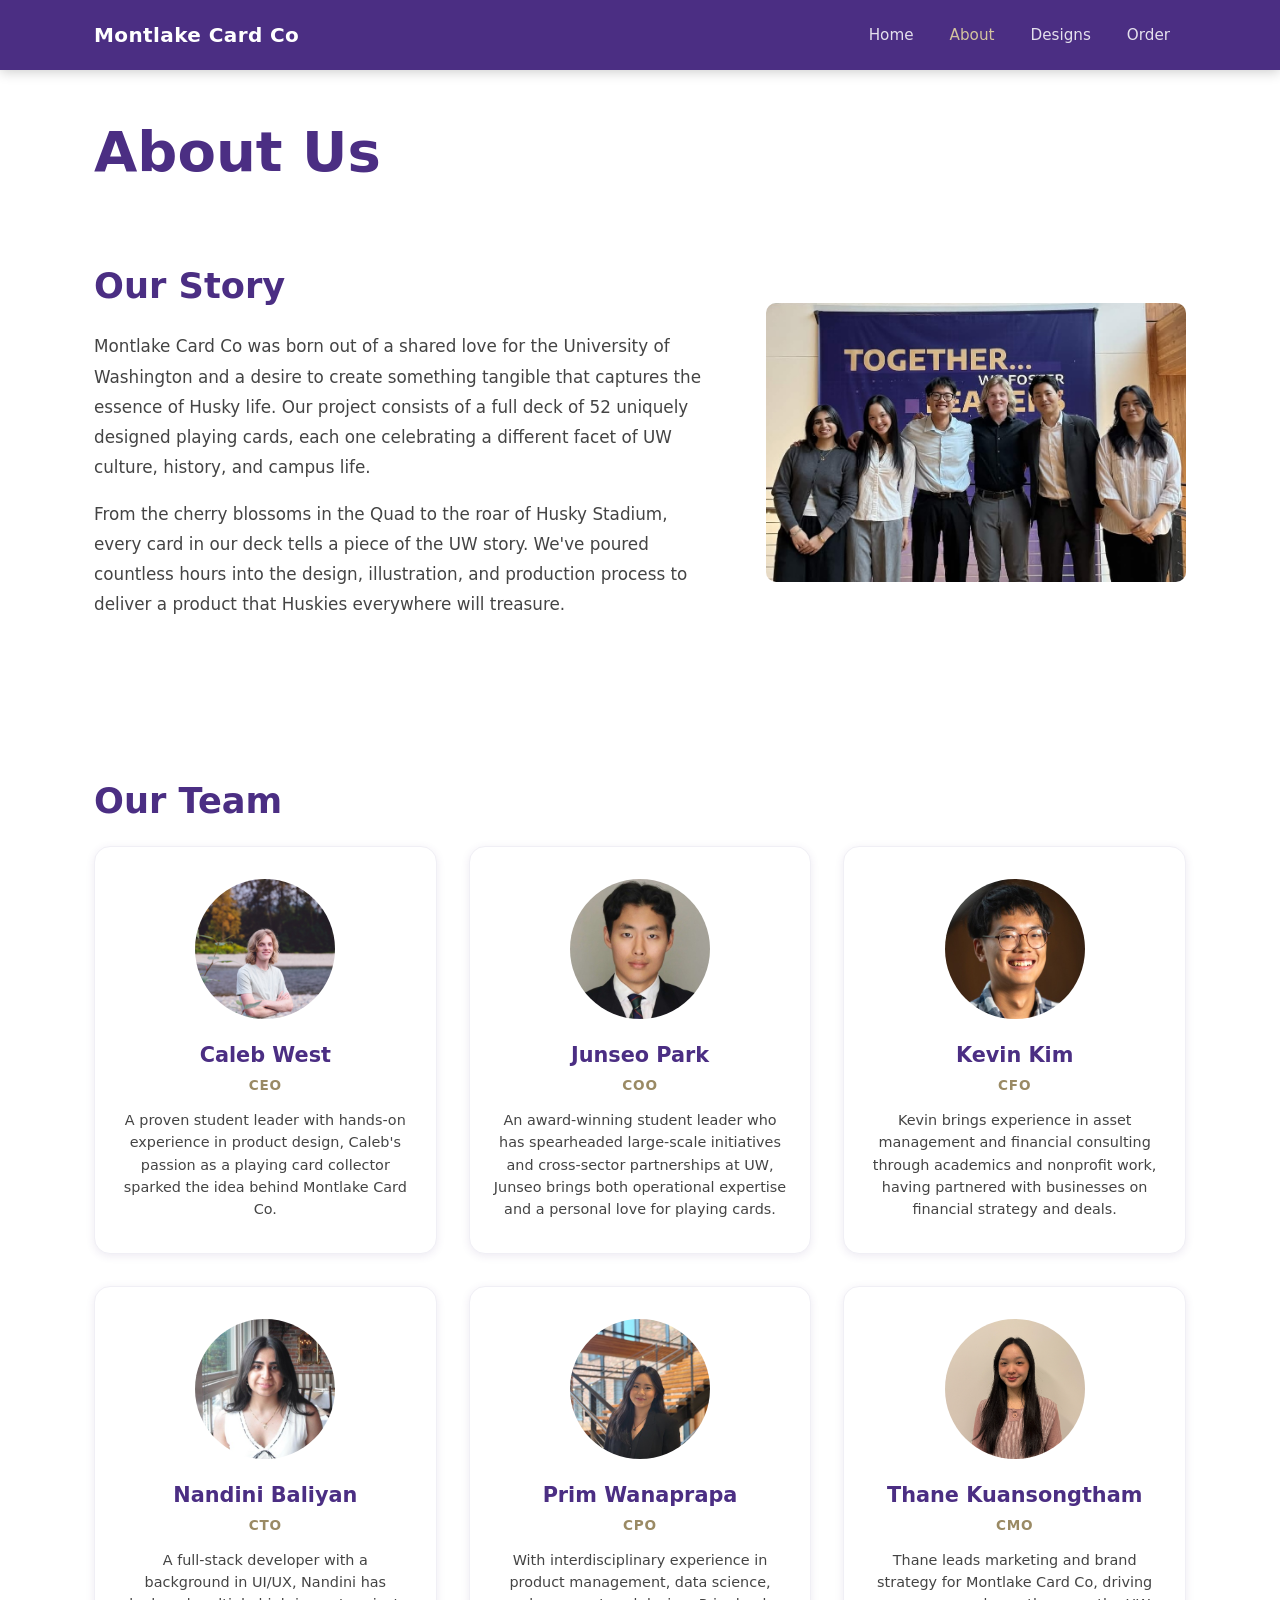
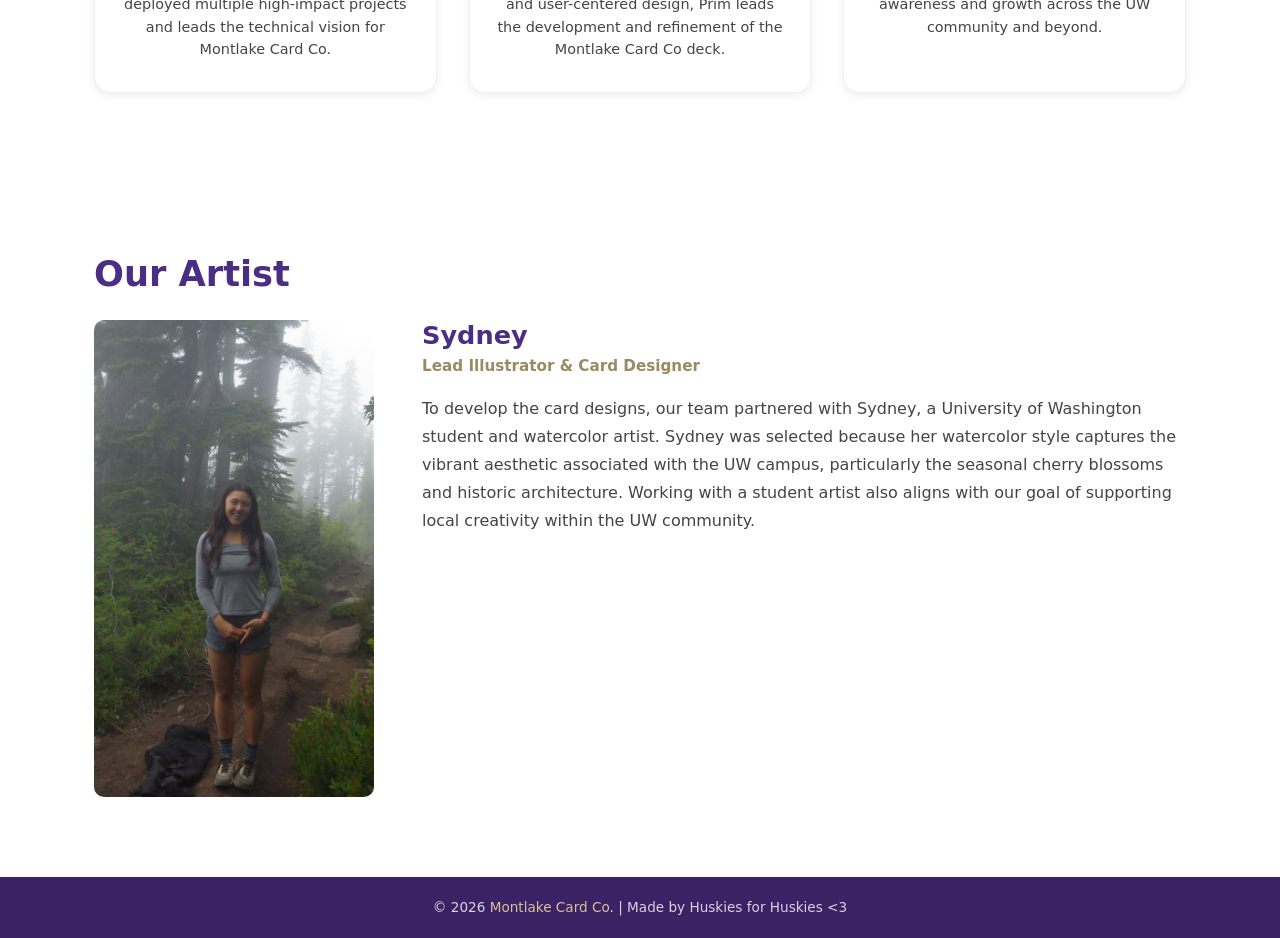
<file: about.html>
<!DOCTYPE html>
<html lang="en">
<head>
  <meta charset="UTF-8" />
  <meta name="viewport" content="width=device-width, initial-scale=1.0" />
  <meta name="description" content="Meet the team behind Montlake Card Co — UW students creating themed playing cards." />
  <title>About Us — Montlake Card Co</title>
  <link rel="stylesheet" href="styles.css" />
</head>
<body>

  <!-- ===== NAVIGATION ===== -->
  <nav class="navbar" role="navigation" aria-label="Main navigation">
    <div class="container navbar__inner">
      <a href="index.html" class="navbar__brand">
        Montlake Card Co
      </a>
      <button class="navbar__toggle" aria-label="Toggle navigation" aria-expanded="false">
        <span></span><span></span><span></span>
      </button>
      <ul class="navbar__links" role="list">
        <li><a href="index.html">Home</a></li>
        <li><a href="about.html">About</a></li>
        <li><a href="designs.html">Designs</a></li>
        <li><a href="https://forms.gle/XKSoCwb3T6KLhdum9" target="_blank">Order</a></li>
      </ul>
    </div>
  </nav>

  <main>

    <!-- ===== PAGE TITLE ===== -->
    <div class="about-header">
      <div class="container">
        <h1>About Us</h1>
      </div>
    </div>

    <!-- ===== OUR STORY + TEAM PHOTO ===== -->
    <section class="section">
      <div class="container">
        <div class="story-layout">
          <div class="story-text">
            <h2 class="section-title-left">Our Story</h2>
            <p>
              Montlake Card Co was born out of a shared love for the University of Washington and a desire to
              create something tangible that captures the essence of Husky life. Our project consists of
              a full deck of 52 uniquely designed playing cards, each one celebrating a different facet of 
              UW culture, history, and campus life.
            </p>
            <p>
              From the cherry blossoms in the Quad to the roar of Husky Stadium, every card in our deck tells
              a piece of the UW story. We've poured countless hours into the design, illustration, and production
              process to deliver a product that Huskies everywhere will treasure.
            </p>
          </div>
          <img class="story-photo" src="photos/Team.jpg" alt="The Montlake Card Co team" />
        </div>
      </div>
    </section>

    <!-- ===== TEAM ===== -->
    <section class="section">
      <div class="container">
        <h2 class="section-title-left">Our Team</h2>

        <div class="team__grid">

          <article class="team-card">
            <img class="team-card__photo" src="photos/caleb.jpeg" alt="Caleb West" />
            <div class="team-card__name">Caleb West</div>
            <div class="team-card__role">CEO</div>
            <p class="team-card__bio">
              A proven student leader with hands-on experience in product design, Caleb's passion as a playing card collector sparked the idea behind Montlake Card Co.
            </p>
          </article>

          <article class="team-card">
            <img class="team-card__photo" src="photos/Junseo.jpeg" alt="Junseo Park" />
            <div class="team-card__name">Junseo Park</div>
            <div class="team-card__role">COO</div>
            <p class="team-card__bio">
              An award-winning student leader who has spearheaded large-scale initiatives and cross-sector partnerships at UW, Junseo brings both operational expertise and a personal love for playing cards.
            </p>
          </article>

          <article class="team-card">
            <img class="team-card__photo" src="photos/kevin.jpeg" alt="Kevin Kim" />
            <div class="team-card__name">Kevin Kim</div>
            <div class="team-card__role">CFO</div>
            <p class="team-card__bio">
              Kevin brings experience in asset management and financial consulting through academics and nonprofit work, having partnered with businesses on financial strategy and deals.
            </p>
          </article>

          <article class="team-card">
            <img class="team-card__photo" src="photos/Nandini.jpeg" alt="Nandini Baliyan" />
            <div class="team-card__name">Nandini Baliyan</div>
            <div class="team-card__role">CTO</div>
            <p class="team-card__bio">
              A full-stack developer with a background in UI/UX, Nandini has deployed multiple high-impact projects and leads the technical vision for Montlake Card Co.
            </p>
          </article>

          <article class="team-card">
            <img class="team-card__photo" src="photos/primmy.jpeg" alt="Prim Wanaprapa" />
            <div class="team-card__name">Prim Wanaprapa</div>
            <div class="team-card__role">CPO</div>
            <p class="team-card__bio">
              With interdisciplinary experience in product management, data science, and user-centered design, Prim leads the development and refinement of the Montlake Card Co deck.
            </p>
          </article>

          <article class="team-card">
            <img class="team-card__photo" src="photos/Thane.png" alt="Thane Kuansongtham" />
            <div class="team-card__name">Thane Kuansongtham</div>
            <div class="team-card__role">CMO</div>
            <p class="team-card__bio">
              Thane leads marketing and brand strategy for Montlake Card Co, driving awareness and growth across the UW community and beyond.
            </p>
          </article>

        </div>
      </div>
    </section>

    <!-- ===== ARTIST ===== -->
    <section class="section">
      <div class="container">
        <h2 class="section-title-left">Our Artist</h2>
        <div class="artist-layout">
          <img class="artist-photo" src="photos/artist.png" alt="Artist" />
          <div class="artist-info">
            <h3>Sydney</h3>
            <div class="artist-info__role">Lead Illustrator &amp; Card Designer</div>
            <p>
              To develop the card designs, our team partnered with Sydney, a University of Washington 
              student and watercolor artist. Sydney was selected because her watercolor style captures 
              the vibrant aesthetic associated with the UW campus, particularly the seasonal 
              cherry blossoms and historic architecture. Working with a student artist also aligns 
              with our goal of supporting local creativity within the UW community.
            </p>
          </div>
        </div>
      </div>
    </section>

  </main>

  <!-- ===== FOOTER ===== -->
  <footer class="footer">
    <div class="container">
      <p>&copy; 2026 <span>Montlake Card Co</span>. | Made by Huskies for Huskies &lt;3</p>
    </div>
  </footer>

  <script src="script.js"></script>
</body>
</html>
</file>
<file: styles.css>
/* ========================================
   Montlake Card Co — Shared Stylesheet
   UW Colors: Purple #4b2e83 | Gold #b7a57a
   ======================================== */

/* ---------- Reset & Base ---------- */
*, *::before, *::after {
  box-sizing: border-box;
  margin: 0;
  padding: 0;
}

html {
  scroll-behavior: smooth;
}

body {
  font-family: 'Segoe UI', system-ui, -apple-system, sans-serif;
  color: #1a1a1a;
  background: #ffffff;
  line-height: 1.6;
}

img {
  max-width: 100%;
  display: block;
}

a {
  color: inherit;
  text-decoration: none;
}

ul {
  list-style: none;
}

/* ---------- CSS Variables ---------- */
:root {
  --purple: #4b2e83;
  --purple-dark: #3a2265;
  --purple-light: #6a4da8;
  --gold: #b7a57a;
  --gold-dark: #9a8a64;
  --gold-light: #d4c49e;
  --white: #ffffff;
  --off-white: #f8f7fc;
  --light-gray: #f0eff5;
  --mid-gray: #ccc;
  --dark-gray: #444;
  --text: #1a1a1a;
  --shadow-sm: 0 2px 8px rgba(75, 46, 131, 0.10);
  --shadow-md: 0 4px 20px rgba(75, 46, 131, 0.15);
  --shadow-lg: 0 8px 40px rgba(75, 46, 131, 0.20);
  --radius: 10px;
  --radius-lg: 16px;
  --transition: 0.25s ease;
}

/* ---------- Typography ---------- */
h1, h2, h3, h4 {
  line-height: 1.2;
  font-weight: 700;
}

h1 { font-size: clamp(2rem, 5vw, 3.5rem); }
h2 { font-size: clamp(1.5rem, 3vw, 2.2rem); }
h3 { font-size: clamp(1.1rem, 2vw, 1.4rem); }
h4 { font-size: 1rem; }

p { margin-bottom: 1rem; }
p:last-child { margin-bottom: 0; }

/* ---------- Utility Classes ---------- */
.container {
  max-width: 1140px;
  margin: 0 auto;
  padding: 0 1.5rem;
}

.section {
  padding: 5rem 0;
}

.section--gray {
  background: var(--off-white);
}

.section-header {
  text-align: center;
  margin-bottom: 3rem;
}

.section-header h2 {
  color: var(--purple);
  margin-bottom: 0.75rem;
}

.section-header p {
  color: var(--dark-gray);
  max-width: 580px;
  margin: 0 auto;
  font-size: 1.05rem;
}

.divider {
  width: 60px;
  height: 4px;
  background: var(--gold);
  border-radius: 2px;
  margin: 0.75rem auto 0;
}

/* ---------- Buttons ---------- */
.btn {
  display: inline-block;
  padding: 0.75rem 1.75rem;
  border-radius: 6px;
  font-size: 1rem;
  font-weight: 600;
  cursor: pointer;
  border: 2px solid transparent;
  transition: background var(--transition), color var(--transition),
              border-color var(--transition), transform var(--transition),
              box-shadow var(--transition);
  text-align: center;
  white-space: nowrap;
}

.btn--primary {
  background: var(--purple);
  color: var(--white);
  border-color: var(--purple);
}

.btn--primary:hover, .btn--primary:focus-visible {
  background: var(--purple-dark);
  border-color: var(--purple-dark);
  transform: translateY(-2px);
  box-shadow: var(--shadow-md);
}

.btn--secondary {
  background: transparent;
  color: var(--white);
  border-color: var(--white);
}

.btn--secondary:hover, .btn--secondary:focus-visible {
  background: var(--white);
  color: var(--purple);
  transform: translateY(-2px);
  box-shadow: var(--shadow-md);
}

.btn--gold {
  background: var(--gold);
  color: var(--purple-dark);
  border-color: var(--gold);
}

.btn--gold:hover, .btn--gold:focus-visible {
  background: var(--gold-dark);
  border-color: var(--gold-dark);
  transform: translateY(-2px);
  box-shadow: var(--shadow-md);
}

.btn--outline {
  background: transparent;
  color: var(--purple);
  border-color: var(--purple);
}

.btn--outline:hover, .btn--outline:focus-visible {
  background: var(--purple);
  color: var(--white);
  transform: translateY(-2px);
}

.btn--large {
  padding: 1rem 2.25rem;
  font-size: 1.1rem;
}

/* ---------- Navigation ---------- */
.navbar {
  background: var(--purple);
  position: sticky;
  top: 0;
  z-index: 1000;
  box-shadow: 0 2px 12px rgba(0,0,0,0.2);
}

.navbar__inner {
  display: flex;
  align-items: center;
  justify-content: space-between;
  height: 70px;
}

.navbar__brand {
  display: flex;
  align-items: center;
  color: var(--white);
  font-size: 1.25rem;
  font-weight: 700;
  letter-spacing: 0.02em;
  transition: opacity var(--transition);
}

.navbar__brand:hover {
  opacity: 0.9;
}


.navbar__links {
  display: flex;
  align-items: center;
  gap: 0.25rem;
}

.navbar__links a {
  color: rgba(255,255,255,0.85);
  padding: 0.5rem 1rem;
  border-radius: 6px;
  font-size: 0.95rem;
  font-weight: 500;
  transition: background var(--transition), color var(--transition);
}

.navbar__links a:hover {
  color: var(--white);
  background: rgba(255,255,255,0.15);
}

.navbar__links a.active {
  color: var(--gold-light);
}

/* Hamburger */
.navbar__toggle {
  display: none;
  flex-direction: column;
  gap: 5px;
  background: none;
  border: none;
  cursor: pointer;
  padding: 4px;
}

.navbar__toggle span {
  display: block;
  width: 26px;
  height: 3px;
  background: var(--white);
  border-radius: 2px;
  transition: transform var(--transition), opacity var(--transition);
}

.navbar__toggle.open span:nth-child(1) {
  transform: translateY(8px) rotate(45deg);
}

.navbar__toggle.open span:nth-child(2) {
  opacity: 0;
}

.navbar__toggle.open span:nth-child(3) {
  transform: translateY(-8px) rotate(-45deg);
}

/* ---------- Page Header (inner pages) ---------- */
.page-header {
  background: linear-gradient(135deg, var(--purple) 0%, var(--purple-light) 100%);
  color: var(--white);
  padding: 4.5rem 0 3.5rem;
  text-align: center;
}

.page-header h1 {
  margin-bottom: 0.5rem;
}

.page-header p {
  opacity: 0.85;
  font-size: 1.1rem;
  max-width: 540px;
  margin: 0 auto;
}

/* ---------- Footer ---------- */
.footer {
  background: var(--purple-dark);
  color: rgba(255,255,255,0.8);
  padding: 1.25rem 0;
  text-align: center;
  font-size: 0.85rem;
}

.footer span {
  color: var(--gold-light);
}

/* ---------- Hero Gallery ---------- */
.hero-gallery {
  display: grid;
  grid-template-columns: repeat(3, 1fr);
  height: 75vh;
  overflow: hidden;
}

.hero-col {
  position: relative;
  overflow: hidden;
}

.hero-col__img {
  position: absolute;
  inset: 0;
  width: 100%;
  height: 100%;
  object-fit: cover;
  opacity: 0;
  transition: opacity 3s ease;
}

.hero-col__img.visible {
  opacity: 1;
}

/* ---------- Home Intro ---------- */
.home-intro {
  text-align: center;
}

.home-intro__title {
  color: var(--purple);
  margin-bottom: 1rem;
}

.home-intro__desc {
  font-size: 1.1rem;
  color: var(--dark-gray);
  max-width: 620px;
  margin: 0 auto 2rem;
  line-height: 1.75;
}

.home-intro__ctas {
  display: flex;
  gap: 1rem;
  justify-content: center;
  flex-wrap: wrap;
}

/* ---------- Features Section ---------- */
.features__grid {
  display: grid;
  grid-template-columns: repeat(auto-fit, minmax(220px, 1fr));
  gap: 1.5rem;
}

.features__grid--4 {
  grid-template-columns: repeat(4, 1fr);
}

.feature-card {
  background: var(--white);
  border: 1px solid var(--light-gray);
  border-radius: var(--radius-lg);
  padding: 2rem 1.5rem;
  box-shadow: var(--shadow-sm);
  transition: transform var(--transition), box-shadow var(--transition);
}

.feature-card:hover {
  transform: translateY(-4px);
  box-shadow: var(--shadow-md);
}

.feature-card h3 {
  color: var(--purple);
  margin-bottom: 0.6rem;
  font-size: 1.1rem;
}

.feature-card p {
  color: var(--dark-gray);
  font-size: 0.95rem;
  line-height: 1.6;
  margin-bottom: 0;
}

/* ---------- About Page ---------- */

.about-header {
  padding: 3rem 0 0;
}

.about-header h1 {
  color: var(--purple);
}


.section-title-left {
  color: var(--purple);
  margin-bottom: 1.5rem;
}

.story-layout {
  display: grid;
  grid-template-columns: 1fr 420px;
  gap: 3rem;
  align-items: center;
}

.story-photo {
  width: 100%;
  border-radius: var(--radius);
  display: block;
  object-fit: cover;
  max-height: 380px;
}

.story-text {
  color: var(--dark-gray);
  font-size: 1.05rem;
  line-height: 1.8;
}

/* Artist layout */
.artist-layout {
  display: grid;
  grid-template-columns: 280px 1fr;
  gap: 3rem;
  align-items: start;
}

.artist-photo {
  width: 100%;
  border-radius: var(--radius);
  display: block;
}

.artist-info h3 {
  color: var(--purple);
  font-size: 1.6rem;
  margin-bottom: 0.25rem;
}

.artist-info__role {
  color: var(--gold-dark);
  font-size: 0.95rem;
  font-weight: 600;
  margin-bottom: 1rem;
}

.artist-info p {
  color: var(--dark-gray);
  font-size: 1rem;
  line-height: 1.75;
}


.team__grid {
  display: grid;
  grid-template-columns: repeat(auto-fill, minmax(280px, 1fr));
  gap: 2rem;
}

.team-card {
  background: var(--white);
  border: 1px solid var(--light-gray);
  border-radius: var(--radius-lg);
  padding: 2rem 1.5rem;
  text-align: center;
  box-shadow: var(--shadow-sm);
  transition: transform var(--transition), box-shadow var(--transition);
}

.team-card:hover {
  transform: translateY(-4px);
  box-shadow: var(--shadow-md);
}

.team-card__photo {
  width: 140px;
  height: 140px;
  border-radius: 50%;
  object-fit: cover;
  object-position: center top;
  display: block;
  margin: 0 auto 1.25rem;
}

.team-card__name {
  color: var(--purple);
  font-size: 1.3rem;
  font-weight: 700;
  margin-bottom: 0.2rem;
}

.team-card__role {
  color: var(--gold-dark);
  font-size: 0.85rem;
  font-weight: 600;
  text-transform: uppercase;
  letter-spacing: 0.06em;
  margin-bottom: 0.75rem;
}

.team-card__bio {
  color: var(--dark-gray);
  font-size: 0.9rem;
  line-height: 1.55;
}

/* Artist spotlight */
.artist-spotlight {
  background: linear-gradient(135deg, var(--purple) 0%, var(--purple-light) 100%);
  color: var(--white);
  border-radius: var(--radius-lg);
  padding: 3rem 2.5rem;
  display: grid;
  grid-template-columns: auto 1fr;
  gap: 2rem;
  align-items: center;
  box-shadow: var(--shadow-lg);
}

.artist-spotlight__avatar {
  width: 110px;
  height: 110px;
  border-radius: 50%;
  background: rgba(255,255,255,0.15);
  display: flex;
  align-items: center;
  justify-content: center;
  font-size: 2.5rem;
  font-weight: 700;
  border: 4px solid var(--gold);
  flex-shrink: 0;
}

.artist-spotlight__badge {
  display: inline-block;
  background: var(--gold);
  color: var(--purple-dark);
  font-size: 0.75rem;
  font-weight: 700;
  text-transform: uppercase;
  letter-spacing: 0.08em;
  padding: 0.3rem 0.85rem;
  border-radius: 50px;
  margin-bottom: 0.6rem;
}

.artist-spotlight h3 {
  font-size: 1.6rem;
  margin-bottom: 0.25rem;
}

.artist-spotlight__role {
  color: var(--gold-light);
  font-size: 0.9rem;
  font-weight: 600;
  margin-bottom: 0.75rem;
}

.artist-spotlight p {
  opacity: 0.9;
  font-size: 0.97rem;
}

/* ---------- Designs Page ---------- */
.filter-bar {
  display: flex;
  gap: 0.75rem;
  justify-content: flex-start;
  flex-wrap: wrap;
  margin-bottom: 2.5rem;
}

.filter-btn {
  padding: 0.5rem 1.4rem;
  border-radius: 50px;
  border: 2px solid var(--purple);
  background: transparent;
  color: var(--purple);
  font-size: 0.95rem;
  font-weight: 600;
  cursor: pointer;
  transition: background var(--transition), color var(--transition),
              transform var(--transition);
}

.filter-btn:hover {
  background: var(--purple);
  color: var(--white);
  transform: translateY(-2px);
}

.filter-btn.active {
  background: var(--purple);
  color: var(--white);
}

/* Designs page header */
.designs-header {
  padding: 3rem 0 0;
}

.designs-header h1 {
  color: var(--purple);
  margin-bottom: 0.5rem;
}

.designs-header p {
  color: var(--dark-gray);
  font-size: 1.05rem;
  max-width: 600px;
  margin-bottom: 0;
}

/* Card gallery grid — 5 per row, last row centered */
.cards-grid {
  display: flex;
  flex-wrap: wrap;
  gap: 1rem;
  justify-content: center;
}

.card-item {
  flex: 0 0 calc(20% - 0.8rem);
  aspect-ratio: 2.5 / 3.5;
  border-radius: 8px;
  overflow: hidden;
  cursor: pointer;
  box-shadow: var(--shadow-sm);
  transition: transform var(--transition), box-shadow var(--transition);
  user-select: none;
}

.card-item img {
  width: 100%;
  height: 100%;
  object-fit: cover;
  display: block;
}

.card-item:hover {
  transform: translateY(-6px) scale(1.04);
  box-shadow: 0 10px 30px rgba(0,0,0,0.18);
  position: relative;
  z-index: 2;
}

/* ---------- Modal ---------- */
.modal-overlay {
  position: fixed;
  inset: 0;
  background: rgba(0,0,0,0.6);
  display: flex;
  align-items: center;
  justify-content: center;
  z-index: 2000;
  padding: 1rem;
  opacity: 0;
  visibility: hidden;
  transition: opacity 0.2s ease, visibility 0.2s ease;
}

.modal-overlay.open {
  opacity: 1;
  visibility: visible;
}

.modal {
  background: var(--white);
  border-radius: var(--radius-lg);
  box-shadow: var(--shadow-lg);
  max-width: 440px;
  width: 100%;
  padding: 2rem;
  position: relative;
  transform: scale(0.9);
  transition: transform 0.2s ease;
}

.modal-overlay.open .modal {
  transform: scale(1);
}

.modal__close {
  position: absolute;
  top: 1rem;
  right: 1rem;
  background: var(--light-gray);
  border: none;
  width: 32px;
  height: 32px;
  border-radius: 50%;
  font-size: 1.1rem;
  cursor: pointer;
  display: flex;
  align-items: center;
  justify-content: center;
  transition: background var(--transition);
  color: var(--dark-gray);
}

.modal__close:hover {
  background: var(--mid-gray);
}

.modal__image {
  width: 180px;
  border-radius: 10px;
  display: block;
  margin: 0 auto 1.25rem;
  box-shadow: 0 4px 20px rgba(0,0,0,0.15);
}

.modal__title {
  text-align: center;
  color: var(--purple);
  font-size: 1.3rem;
  margin-bottom: 0.4rem;
}

.modal__artwork-note {
  text-align: center;
  color: var(--dark-gray);
  font-size: 0.9rem;
  background: var(--off-white);
  border: 1px dashed var(--mid-gray);
  border-radius: var(--radius);
  padding: 0.75rem 1rem;
}

/* ---------- Order Page ---------- */
.order-hero {
  background: var(--off-white);
  border: 1px solid var(--light-gray);
  border-radius: var(--radius-lg);
  padding: 3rem 2rem;
  text-align: center;
  margin-bottom: 3rem;
  box-shadow: var(--shadow-sm);
}

.order-hero__icon {
  font-size: 3rem;
  margin-bottom: 1rem;
}

.order-hero h2 {
  color: var(--purple);
  margin-bottom: 0.75rem;
}

.order-hero p {
  color: var(--dark-gray);
  max-width: 520px;
  margin: 0 auto 1.75rem;
}

.pricing-cards {
  display: grid;
  grid-template-columns: repeat(auto-fit, minmax(220px, 1fr));
  gap: 1.5rem;
  margin-bottom: 3rem;
}

.pricing-card {
  background: var(--white);
  border: 2px solid var(--light-gray);
  border-radius: var(--radius-lg);
  padding: 2rem 1.5rem;
  text-align: center;
  transition: border-color var(--transition), box-shadow var(--transition),
              transform var(--transition);
}

.pricing-card:hover {
  border-color: var(--purple);
  box-shadow: var(--shadow-md);
  transform: translateY(-4px);
}

.pricing-card--featured {
  border-color: var(--purple);
  background: linear-gradient(135deg, var(--off-white) 0%, #ede9f5 100%);
  position: relative;
}

.pricing-card--featured::before {
  content: 'Most Popular';
  position: absolute;
  top: -13px;
  left: 50%;
  transform: translateX(-50%);
  background: var(--purple);
  color: var(--white);
  font-size: 0.75rem;
  font-weight: 700;
  padding: 0.25rem 1rem;
  border-radius: 50px;
  white-space: nowrap;
}

.pricing-card__name {
  color: var(--dark-gray);
  font-size: 0.85rem;
  font-weight: 700;
  text-transform: uppercase;
  letter-spacing: 0.07em;
  margin-bottom: 0.6rem;
}

.pricing-card__price {
  font-size: 2.2rem;
  font-weight: 900;
  color: var(--purple);
  line-height: 1;
  margin-bottom: 0.35rem;
}

.pricing-card__price span {
  font-size: 1rem;
  font-weight: 400;
  color: var(--dark-gray);
}

.pricing-card__desc {
  color: var(--dark-gray);
  font-size: 0.9rem;
  margin-bottom: 1rem;
}

.pricing-card__features {
  text-align: left;
  font-size: 0.9rem;
  color: var(--dark-gray);
}

.pricing-card__features li {
  padding: 0.3rem 0;
  border-bottom: 1px solid var(--light-gray);
  display: flex;
  align-items: center;
  gap: 0.5rem;
}

.pricing-card__features li::before {
  content: '✓';
  color: var(--purple);
  font-weight: 700;
  flex-shrink: 0;
}

/* FAQ */
.faq__list {
  max-width: 720px;
  margin: 0 auto;
  display: flex;
  flex-direction: column;
  gap: 1rem;
}

.faq-item {
  border: 1px solid var(--light-gray);
  border-radius: var(--radius);
  overflow: hidden;
  box-shadow: var(--shadow-sm);
}

.faq-item__question {
  width: 100%;
  background: var(--white);
  border: none;
  padding: 1.1rem 1.5rem;
  text-align: left;
  font-size: 1rem;
  font-weight: 600;
  color: var(--purple);
  cursor: pointer;
  display: flex;
  justify-content: space-between;
  align-items: center;
  gap: 1rem;
  transition: background var(--transition);
}

.faq-item__question:hover {
  background: var(--off-white);
}

.faq-item__icon {
  font-size: 1.2rem;
  font-weight: 400;
  flex-shrink: 0;
  transition: transform var(--transition);
  color: var(--gold-dark);
}

.faq-item.open .faq-item__icon {
  transform: rotate(45deg);
}

.faq-item__answer {
  max-height: 0;
  overflow: hidden;
  transition: max-height 0.35s ease, padding 0.25s ease;
  background: var(--off-white);
}

.faq-item.open .faq-item__answer {
  max-height: 300px;
  padding: 1rem 1.5rem 1.25rem;
}

.faq-item__answer p {
  color: var(--dark-gray);
  font-size: 0.95rem;
  line-height: 1.65;
}

/* ---------- Responsive ---------- */
@media (max-width: 900px) {
  .hero-gallery {
    height: 45vh;
  }

  .features__grid--4 {
    grid-template-columns: repeat(2, 1fr);
  }

  .story-layout {
    grid-template-columns: 1fr;
  }

  .story-photo {
    max-height: 300px;
    width: 100%;
  }

  .artist-layout {
    grid-template-columns: 1fr;
  }

  .artist-photo {
    max-width: 260px;
  }
}

@media (max-width: 680px) {
  .navbar__links {
    position: fixed;
    top: 70px;
    left: 0;
    right: 0;
    background: var(--purple-dark);
    flex-direction: column;
    align-items: stretch;
    padding: 1rem;
    gap: 0.25rem;
    transform: translateY(-110%);
    opacity: 0;
    transition: transform 0.3s ease, opacity 0.3s ease;
    box-shadow: 0 8px 24px rgba(0,0,0,0.25);
  }

  .navbar__links.open {
    transform: translateY(0);
    opacity: 1;
  }

  .navbar__links a {
    padding: 0.75rem 1rem;
    border-radius: 6px;
    font-size: 1rem;
  }

  .navbar__toggle {
    display: flex;
  }

  .hero {
    padding: 4rem 0 3rem;
  }

  .hero__cards {
    gap: 0.6rem;
    margin-top: 2.5rem;
  }

  .hero__card-preview {
    width: 55px;
    height: 78px;
    font-size: 1.1rem;
  }

  .section {
    padding: 3.5rem 0;
  }

  .card-item {
    flex: 0 0 calc(33.333% - 0.67rem);
  }

  .hero-gallery {
    height: 35vh;
  }

  .features__grid--4 {
    grid-template-columns: 1fr 1fr;
  }

  .pricing-cards {
    grid-template-columns: 1fr;
  }

  .team__grid {
    grid-template-columns: 1fr;
  }
}

@media (max-width: 400px) {
  .hero__ctas {
    flex-direction: column;
    align-items: center;
  }

  .card-item {
    flex: 0 0 calc(50% - 0.5rem);
  }
}
</file>
